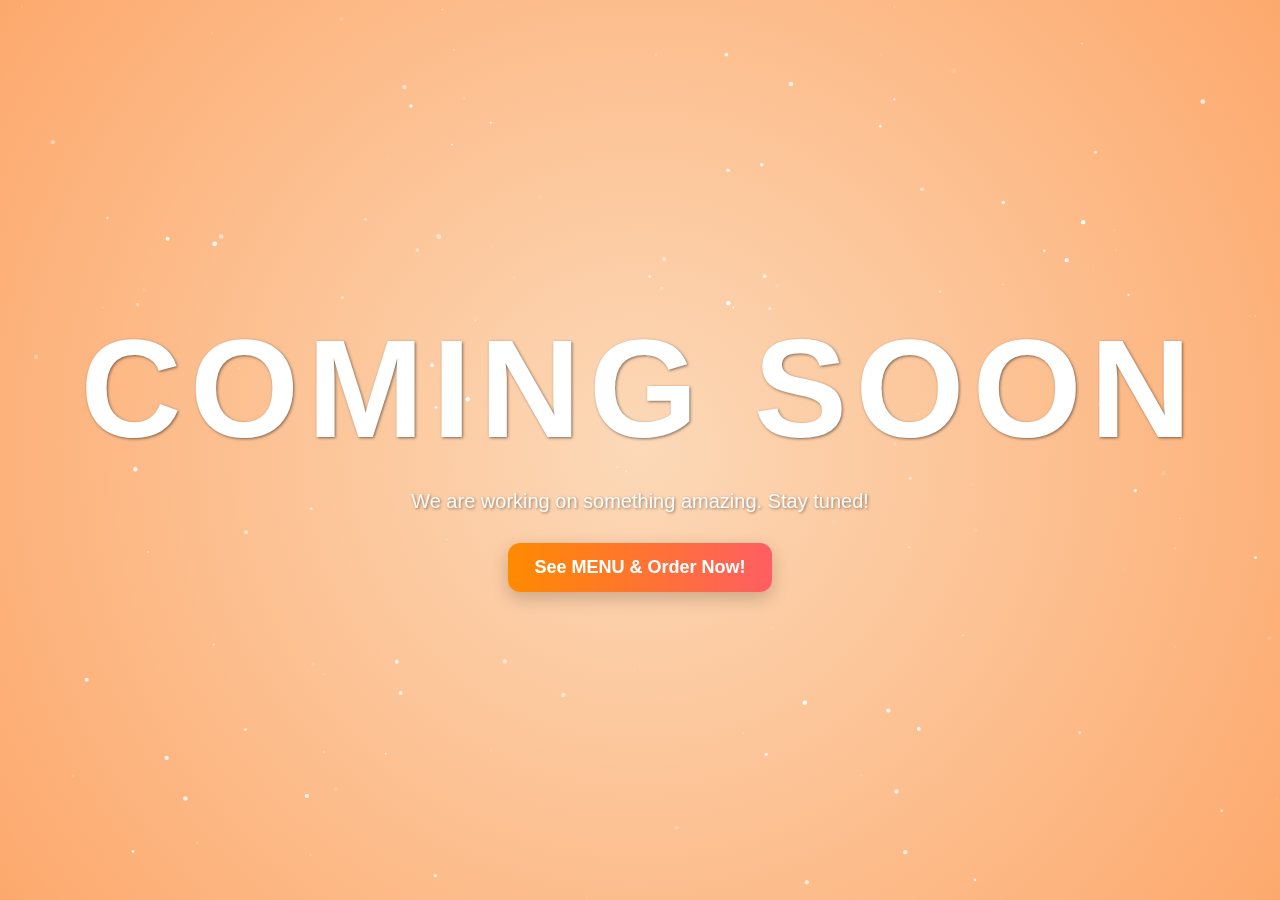
<file: docs/coming.html>
<!doctype html>
<html lang="en">
<head>
  <meta charset="utf-8" />
  <meta name="viewport" content="width=device-width,initial-scale=1" />
  <title>Coming Soon</title>
  <style>
    *{margin:0;padding:0;box-sizing:border-box}
    html,body{height:100%;}
    body{
      font-family: 'Segoe UI', Tahoma, Geneva, Verdana, sans-serif;
      background: radial-gradient(circle at center,#fcd9b8 0%, #fda96d 100%);
      color:#fff;
      overflow:hidden;
      display:flex;
      align-items:center;
      justify-content:center;
    }

    canvas#bg{
      position:fixed;
      inset:0;
      z-index:0;
      pointer-events:none;
    }

    .card{
      position:relative;
      z-index:2;
      text-align:center;
    }

    .headline{
      font-size: clamp(60px, 12vw, 140px);
      font-weight:900;
      letter-spacing:0.06em;
      display:inline-block;
      color:#fff;
      white-space: nowrap;
    }

    .headline span{
      display:inline-block;
      animation: wave 2s ease-in-out infinite;
    }

    @keyframes wave{
      0%{transform: translateY(0);} 
      25%{transform: translateY(-18px);} 
      50%{transform: translateY(0);} 
      75%{transform: translateY(12px);} 
      100%{transform: translateY(0);} 
    }

    .headline span:nth-child(1){animation-delay:0s}
    .headline span:nth-child(2){animation-delay:0.05s}
    .headline span:nth-child(3){animation-delay:0.1s}
    .headline span:nth-child(4){animation-delay:0.15s}
    .headline span:nth-child(5){animation-delay:0.2s}
    .headline span:nth-child(6){animation-delay:0.25s}
    .headline span:nth-child(7){animation-delay:0.3s}
    .headline span:nth-child(8){animation-delay:0.35s}
    .headline span:nth-child(9){animation-delay:0.4s}
    .headline span:nth-child(10){animation-delay:0.45s}
    .headline span:nth-child(11){animation-delay:0.5s}

    .sub{
      margin-top:20px;
      font-size:20px;
      opacity:0.9;
    }

    .btn{
      margin-top:30px;
      display:inline-block;
      padding:14px 26px;
      font-size:18px;
      font-weight:600;
      border:none;
      border-radius:12px;
      cursor:pointer;
      text-decoration:none;
      color:#fff;
      background: linear-gradient(90deg,#ff8a00,#ff5e62);
      box-shadow:0 6px 18px rgba(0,0,0,0.2);
      transition:transform 0.2s ease, box-shadow 0.2s ease;
    }

    .btn:hover{
      transform:translateY(-2px);
      box-shadow:0 10px 24px rgba(0,0,0,0.25);
    }
    h1, p {
  text-shadow: 1px 1px 3px rgba(0,0,0,0.5);
}
@media (max-width: 768px) {
  .headline {
    padding: 30px 20px; /* arriba/abajo - izquierda/derecha */
    font-size: clamp(40px, 12vw, 100px); /* un poco más adaptable en móvil */
     
  }

  .sub {
    padding: 0 15px;
    font-size: 18px;
  }

  .btn {
    margin-top: 40px;
    padding: 16px 30px;
    font-size: 20px;
  }
}
  </style>
</head>
<body>
  <canvas id="bg"></canvas>
  <main class="card">
    <h1 class="headline"></h1>
    <p class="sub">We are working on something amazing. Stay tuned!</p>
    <a href="https://www.restaurantlogin.com/ordering/?restaurant_uid=bf95f0cf-c17a-403f-8580-b9d63914d3ec&amp" class="btn">See MENU & Order Now!</a>
  </main>

  <script>
    // Animated headline text
    const text = 'COMING SOON';
    const h = document.querySelector('.headline');
    for (let ch of text){
      const span = document.createElement('span');
      span.textContent = ch === ' ' ? '\u00A0' : ch;
      h.appendChild(span);
    }

    // Star-like particles
    const canvas = document.getElementById('bg');
    const ctx = canvas.getContext('2d');
    let W = canvas.width = innerWidth;
    let H = canvas.height = innerHeight;

    class Particle{
      constructor(){ this.reset(); }
      reset(){
        this.x = Math.random()*W;
        this.y = Math.random()*H;
        this.r = Math.random()*2+0.5;
        this.vx = (Math.random()-0.5)*0.3;
        this.vy = (Math.random()-0.5)*0.3;
        this.alpha = Math.random();
        this.life = Math.random()*200+100;
      }
      update(){
        this.x += this.vx;
        this.y += this.vy;
        this.life--;
        if(this.life<=0 || this.x<0 || this.x>W || this.y<0 || this.y>H){
          this.reset();
          this.x = Math.random()*W;
          this.y = H+5;
        }
      }
      draw(){
        ctx.beginPath();
        ctx.arc(this.x,this.y,this.r,0,Math.PI*2);
        ctx.fillStyle = `rgba(255,255,255,${this.alpha})`;
        ctx.fill();
      }
    }

    let particles = [];
    for(let i=0;i<150;i++) particles.push(new Particle());

    function loop(){
      ctx.clearRect(0,0,W,H);
      for(let p of particles){ p.update(); p.draw(); }
      requestAnimationFrame(loop);
    }
    loop();

    addEventListener('resize',()=>{
      W = canvas.width = innerWidth;
      H = canvas.height = innerHeight;
    });
  </script>
</body>
</html>
</file>
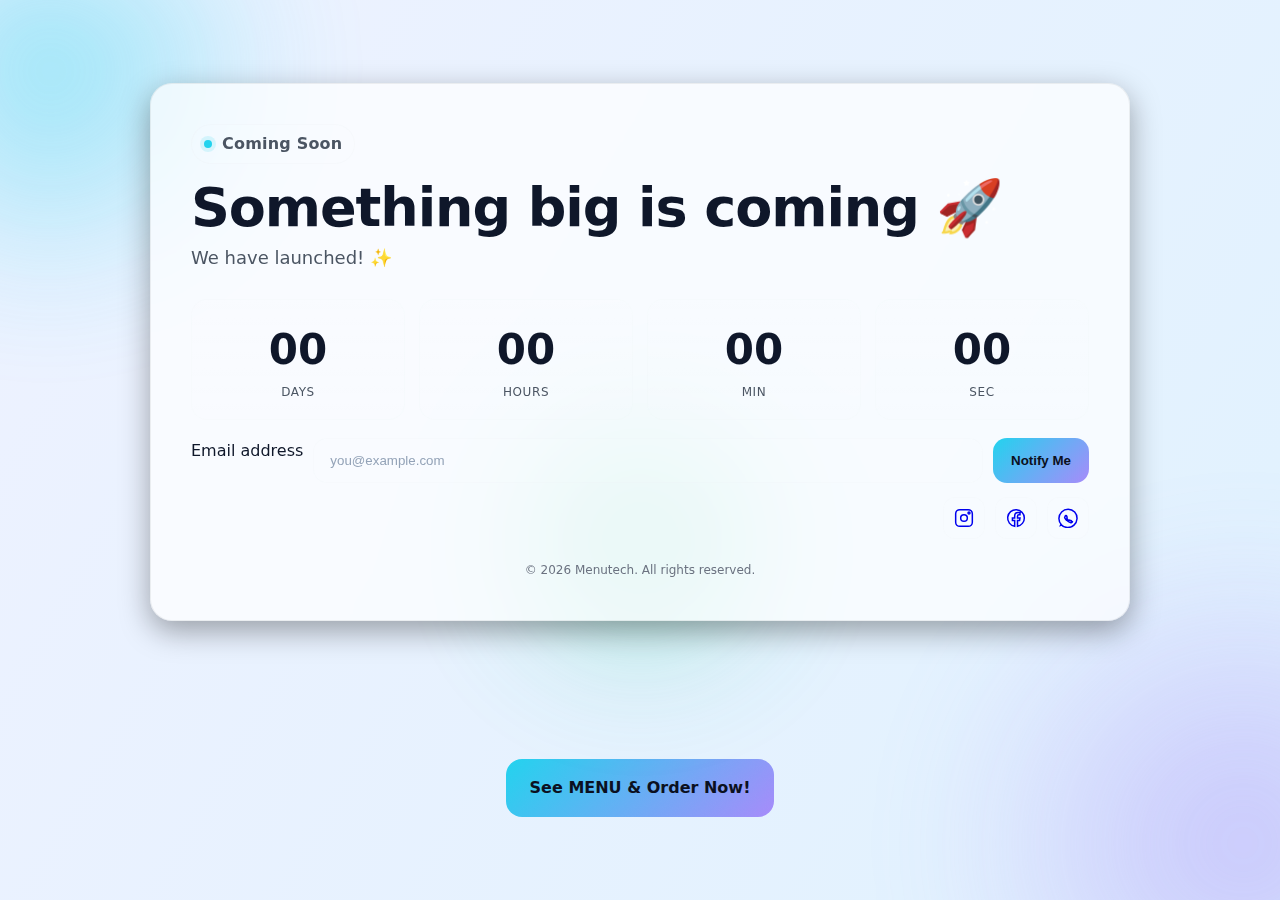
<file: docs/comingsoon.html>
<!doctype html>
<html lang="en">
<head>
  <meta charset="utf-8" />
  <meta name="viewport" content="width=device-width, initial-scale=1" />
  <title>Coming Soon | Your Brand</title>
  <meta name="description" content="We are preparing something amazing. Subscribe to be the first to know." />
  <meta property="og:title" content="Coming Soon | Your Brand" />
  <meta property="og:description" content="We are preparing something amazing. Subscribe to be the first to know." />
  <meta property="og:type" content="website" />
  <meta name="theme-color" content="#111827" />
  <style>
    :root{
      --bg-1:#0f172a;
      --bg-2:#111827;
      --fg:#e5e7eb;
      --muted:#9ca3af;
      --brand:#22d3ee;
      --brand-2:#a78bfa;
      --accent:#34d399;
      --radius:22px;
      --shadow:0 10px 30px rgba(0,0,0,.35);
    }
    *{box-sizing:border-box}
    html,body{height:100%}
    body{
      margin:0; font:16px/1.6 system-ui,-apple-system,Segoe UI,Roboto,Ubuntu,Cantarell,Noto Sans,sans-serif;
      color:var(--fg);
      background: linear-gradient(270deg, var(--bg-1), var(--bg-2), #1e293b);
      background-size: 600% 600%;
      animation: gradientFlow 18s ease infinite;
      overflow-x:hidden;
    }
    @keyframes gradientFlow {
      0% {background-position: 0% 50%;}
      50% {background-position: 100% 50%;}
      100% {background-position: 0% 50%;}
    }
    .noise{position:fixed;inset:0;pointer-events:none;opacity:.08;mix-blend-mode:soft-light;background-image:url('data:image/svg+xml;utf8,<svg xmlns="http://www.w3.org/2000/svg" width="160" height="160" viewBox="0 0 160 160"><filter id="n"><feTurbulence type="fractalNoise" baseFrequency="0.9" numOctaves="2" stitchTiles="stitch"/></filter><rect width="100%" height="100%" filter="url(%23n)" opacity="0.5"/></svg>');}

    .gradient-orbs{position:fixed;inset:0;pointer-events:none;overflow:hidden}
    .orb{position:absolute;filter:blur(60px);opacity:.45;animation:float 24s ease-in-out infinite}
    .orb:nth-child(1){width:420px;height:420px;left:-80px;top:-60px;background:radial-gradient(circle at 30% 30%, var(--brand), transparent 60%)}
    .orb:nth-child(2){width:520px;height:520px;right:-120px;bottom:-100px;background:radial-gradient(circle at 70% 70%, var(--brand-2), transparent 60%);animation-duration:30s}
    .orb:nth-child(3){width:380px;height:380px;left:50%;top:60%;transform:translate(-50%,-50%);background:radial-gradient(circle at 50% 50%, var(--accent), transparent 60%);animation-duration:28s}
    @keyframes float{0%,100%{transform:translateY(0)}50%{transform:translateY(-30px)}}

    main{min-height:100%;display:grid;place-items:center;padding:24px}

    .card{
      width:min(980px, 92vw);
      background:rgba(17, 24, 39, .55);
      border:1px solid rgba(229, 231, 235, .08);
      backdrop-filter: blur(12px);
      border-radius:var(--radius);
      box-shadow:var(--shadow);
      padding:clamp(18px, 4vw, 40px);
      position:relative;
      overflow:hidden;
    }
    .badge{display:inline-flex;gap:10px;align-items:center;padding:6px 12px;border-radius:999px;border:1px solid rgba(229,231,235,.15);color:var(--muted);font-weight:600;letter-spacing:.2px;background:rgba(255,255,255,.03)}
    .badge .dot{width:8px;height:8px;border-radius:999px;background:var(--brand);box-shadow:0 0 0 4px rgba(34,211,238,.15)}

    h1{margin:16px 0 8px;font-size:clamp(28px, 5vw, 54px);line-height:1.05;letter-spacing:-.02em}
    .lead{margin:0 0 22px;color:var(--muted);font-size:clamp(14px, 2.3vw, 18px)}

    .countdown{display:grid;grid-template-columns:repeat(4, minmax(0,1fr));gap:14px;margin:26px 0 18px}
    .time{
      text-align:center;padding:16px;border-radius:16px;border:1px solid rgba(229,231,235,.1);
      background:linear-gradient(180deg, rgba(255,255,255,.04), rgba(255,255,255,.01));
    }
    .time .num{display:block;font-variant-numeric:tabular-nums; font-feature-settings:"tnum" on;
      font-size:clamp(24px, 5vw, 42px);font-weight:800}
    .time .label{display:block;color:var(--muted);font-size:12px;letter-spacing:.6px;text-transform:uppercase}

    .form{display:flex;gap:10px;flex-wrap:wrap;margin-top:10px}
    .form input[type=email]{flex:1 1 260px;min-width:0;padding:14px 16px;border-radius:14px;border:1px solid rgba(229,231,235,.12);background:rgba(255,255,255,.04);color:var(--fg);outline:none}
    .form input::placeholder{color:#94a3b8}
    .form button{flex:0 0 auto;padding:14px 18px;border:0;border-radius:14px;background:linear-gradient(135deg, var(--brand), var(--brand-2));color:#0b1020;font-weight:800;cursor:pointer;transition:transform .05s ease, filter .2s ease}
    .form button:active{transform:translateY(1px)}

    .meta{display:flex;flex-wrap:wrap;gap:18px;align-items:center;margin-top:14px;color:var(--muted);font-size:14px}

    .social{display:flex;gap:10px;margin-left:auto}
    .iconbtn{width:42px;height:42px;border-radius:12px;display:grid;place-items:center;border:1px solid rgba(229,231,235,.12);background:rgba(255,255,255,.03)}
    .iconbtn svg{width:20px;height:20px;fill:none;stroke:currentColor;stroke-width:1.8}

    footer{margin-top:22px;color:#6b7280;font-size:12px;text-align:center}

   @media (max-width:520px){
  .countdown{
    display:flex;        /* cambia de grid a flex */
    flex-wrap: nowrap;   /* todos en una fila */
    gap:10px;
    overflow-x:auto;     /* permite deslizar si no cabe */
    margin:26px 0 18px;
  }
  .time{flex:0 0 auto;} /* que cada bloque conserve su tamaño */
  .social{display:none;} /* quitamos redes sociales */
}


    @media (prefers-color-scheme: light){
      :root{--fg:#0f172a;--muted:#4b5563}
      .card{background:rgba(255,255,255,.7);border-color:rgba(0,0,0,.06)}
      body{background:linear-gradient(120deg, #eef2ff, #e0f2fe);animation:none}
    }

    /* Botón externo centrado */
.launch-btn{
  margin-top:20px;
  padding:16px 24px;
  font-size:16px;
  font-weight:800;
  border-radius:16px;
  background:linear-gradient(135deg, var(--brand), var(--brand-2));
  color:#0b1020;
  border:none;
  cursor:pointer;
  transition:transform .05s ease, filter .2s ease;
  text-decoration:none;
  display:inline-block;
}
.launch-btn:active{transform:translateY(1px);}

  </style>
</head>
<body>
  <div class="gradient-orbs" aria-hidden="true">
    <div class="orb"></div>
    <div class="orb"></div>
    <div class="orb"></div>
  </div>
  <div class="noise" aria-hidden="true"></div>

  <main>
    <section class="card" role="region" aria-label="Coming Soon Section">
      <span class="badge"><span class="dot"></span> Coming Soon</span>
      <h1>Something big is coming 🚀</h1>
      <p class="lead">We’re polishing the final details. Leave us your email and we’ll notify you as soon as we launch.</p>

      <div class="countdown" aria-live="polite">
        <div class="time"><span class="num" id="d">–</span><span class="label">Days</span></div>
        <div class="time"><span class="num" id="h">–</span><span class="label">Hours</span></div>
        <div class="time"><span class="num" id="m">–</span><span class="label">Min</span></div>
        <div class="time"><span class="num" id="s">–</span><span class="label">Sec</span></div>
      </div>

      <form class="form" id="notifyForm" autocomplete="email" novalidate>
        <label class="sr-only" for="email">Email address</label>
        <input id="email" type="email" name="email" placeholder="you@example.com" required />
        <button type="submit" aria-label="Notify me">Notify Me</button>
      </form>

      <div class="meta">
        <span id="launchText">We launch on <strong id="launchDateText">—</strong></span>
        <div class="social" aria-label="Social networks">
          <a class="iconbtn" href="#" aria-label="Instagram">
            <svg viewBox="0 0 24 24" aria-hidden="true"><path d="M7 2h10a5 5 0 0 1 5 5v10a5 5 0 0 1-5 5H7a5 5 0 0 1-5-5V7a5 5 0 0 1 5-5Z"/><rect x="8" y="8" width="8" height="8" rx="4"/><circle cx="18" cy="6" r="1.2"/></svg>
          </a>
          <a class="iconbtn" href="#" aria-label="Facebook">
            <svg viewBox="0 0 24 24" aria-hidden="true"><path d="M22 12a10 10 0 1 0-11.6 9.9v-7h-2.7V12h2.7V9.6c0-2.7 1.6-4.2 4-4.2 1.2 0 2.4.2 2.4.2v2.6h-1.3c-1.3 0-1.7.8-1.7 1.6V12h3l-.5 2.9h-2.5v7A10 10 0 0 0 22 12Z"/></svg>
          </a>
          <a class="iconbtn" href="#" aria-label="WhatsApp">
            <svg viewBox="0 0 24 24" aria-hidden="true"><path d="M20 4.9A10 10 0 0 0 4.3 20.5L3 21l.5-1.3A10 10 0 1 0 20 4.9Zm-2.8 11.6c-.1.4-.7.8-1 1-.2.1-.5.2-.8.1-2.1-.5-3.7-1.4-5-2.8-1-.9-1.7-1.9-2.3-3-.2-.3-.1-.6 0-.8l.7-1.5c.1-.3.3-.4.6-.4h.4c.2 0 .3 0 .5.4l.7 1.6c.1.2 0 .4 0 .5l-.3.5c-.1.1-.1.3 0 .4.5.9 1.2 1.7 2.1 2.3.1.1.3.1.4 0l.6-.3c.1-.1.3-.1.4 0l1.8.8c.2.1.3.2.3.4l-.1.7Z"/></svg>
          </a>
        </div>
      </div>

      <footer> © <span id="year"></span> Menutech. All rights reserved.</footer>
    </section>
    <a href="https://www.restaurantlogin.com/ordering/?restaurant_uid=bf95f0cf-c17a-403f-8580-b9d63914d3ec&amp" class="launch-btn" target="_blank">See MENU & Order Now!</a>

  </main>
  <script>

  document.getElementById('year').textContent = new Date().getFullYear();
</script>
  <script>
    const LAUNCH_DATE = '2025-10-15T10:00:00';
    const pad = (n) => String(n).padStart(2, '0');
    const $ = (id) => document.getElementById(id);

    $('year').textContent = new Date().getFullYear();

    const launch = new Date(LAUNCH_DATE);
    const opts = {weekday:'long', year:'numeric', month:'long', day:'numeric', hour:'2-digit', minute:'2-digit'};
    $('launchDateText').textContent = launch.toLocaleString('en-US', opts);

    const update = () => {
      const now = new Date();
      const diff = launch - now;
      if (diff <= 0) {
        $('d').textContent = '00';
        $('h').textContent = '00';
        $('m').textContent = '00';
        $('s').textContent = '00';
        document.querySelector('.lead').textContent = 'We have launched! ✨';
        $('launchText').style.display = 'none';
        clearInterval(timer);
        return;
      }
      const s = Math.floor(diff / 1000);
      const days = Math.floor(s / 86400);
      const hours = Math.floor((s % 86400) / 3600);
      const mins = Math.floor((s % 3600) / 60);
      const secs = s % 60;
      $('d').textContent = pad(days);
      $('h').textContent = pad(hours);
      $('m').textContent = pad(mins);
      $('s').textContent = pad(secs);
    };
    const timer = setInterval(update, 1000); update();

    // --- Google Sheets integration ---
    const form = document.getElementById('notifyForm');
    form.addEventListener('submit', async (e) => {
      e.preventDefault();
      const email = document.getElementById('email').value.trim();
      const valid = /^[^\s@]+@[^\s@]+\.[^\s@]{2,}$/.test(email);
      if(!valid){
        alert('Please enter a valid email address.');
        return;
      }
      try {
        await fetch("https://script.google.com/macros/s/AKfycbxSdABIoT8Wl305R5izDEE8ozYKgXEyC1XGg1YvdRSOalud8rFjhhSOZwHTqfTAX3siAg/exec", {
          method: "POST",
          mode: "no-cors",
          headers: { "Content-Type": "application/json" },
          body: JSON.stringify({ email })
        });
        alert("Thanks! Your email has been saved.");
        form.reset();
      } catch (error) {
        alert("Error saving your email, please try again.");
      }
    });
  </script>
</body>
</html>
</file>
